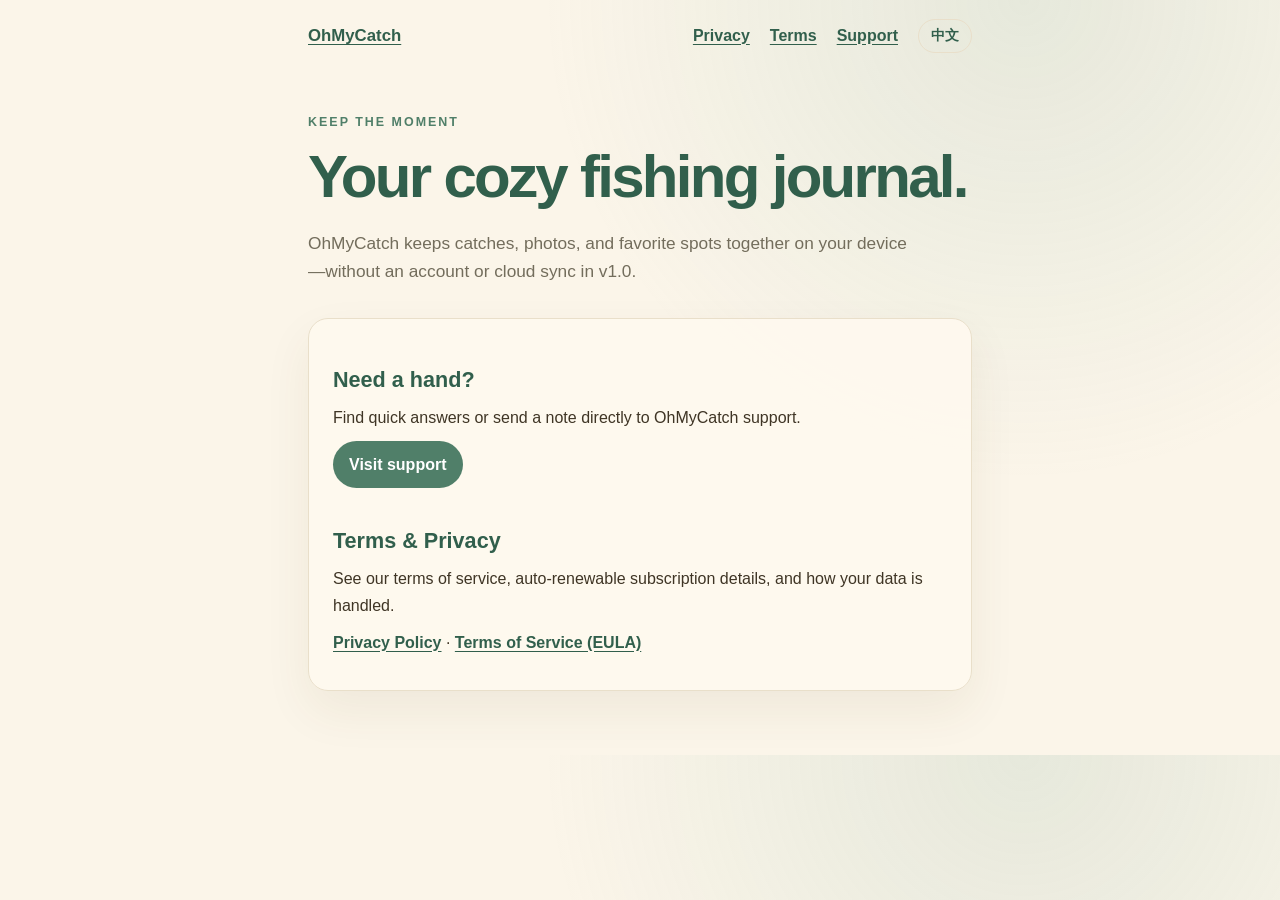
<file: docs/index.html>
<!DOCTYPE html>
<html lang="en">
<head>
  <meta charset="utf-8" />
  <meta name="viewport" content="width=device-width, initial-scale=1" />
  <title>OhMyCatch</title>
  <link rel="stylesheet" href="./styles.css" />
</head>
<body>
  <nav>
    <a href="./index.html">OhMyCatch</a>
    <a href="./privacy.html" data-lang="en">Privacy</a>
    <a href="./privacy.html" data-lang="zh">隐私</a>
    <a href="./terms.html" data-lang="en">Terms</a>
    <a href="./terms.html" data-lang="zh">条款</a>
    <a href="./support.html" data-lang="en">Support</a>
    <a href="./support.html" data-lang="zh">支持</a>
    <button class="lang-switch" data-lang-switch aria-label="Switch language">中文</button>
  </nav>
  <main>
    <div data-lang="en">
      <p class="eyebrow">Keep the moment</p>
      <h1>Your cozy fishing journal.</h1>
      <p class="intro">OhMyCatch keeps catches, photos, and favorite spots together on your device—without an account or cloud sync in v1.0.</p>
      <div class="card">
        <h2>Need a hand?</h2>
        <p>Find quick answers or send a note directly to OhMyCatch support.</p>
        <p><a class="button" href="./support.html">Visit support</a></p>
        <h2>Terms &amp; Privacy</h2>
        <p>See our terms of service, auto-renewable subscription details, and how your data is handled.</p>
        <p><a href="./privacy.html">Privacy Policy</a> · <a href="./terms.html">Terms of Service (EULA)</a></p>
      </div>
    </div>
    <div data-lang="zh" hidden>
      <p class="eyebrow">留住瞬间</p>
      <h1>你的温馨钓鱼日记。</h1>
      <p class="intro">OhMyCatch 把你的渔获、照片和常去钓点都保存在设备本地——v1.0 无需账户，也没有云端同步。</p>
      <div class="card">
        <h2>需要帮助？</h2>
        <p>查看常见问题，或直接向 OhMyCatch 支持发送消息。</p>
        <p><a class="button" href="./support.html">访问支持</a></p>
        <h2>条款与隐私</h2>
        <p>查看使用条款、自动续期订阅说明以及数据处理方式。</p>
        <p><a href="./privacy.html">隐私政策</a> · <a href="./terms.html">使用条款 (EULA)</a></p>
      </div>
    </div>
  </main>
  <script src="./i18n.js"></script>
</body>
</html>
</file>
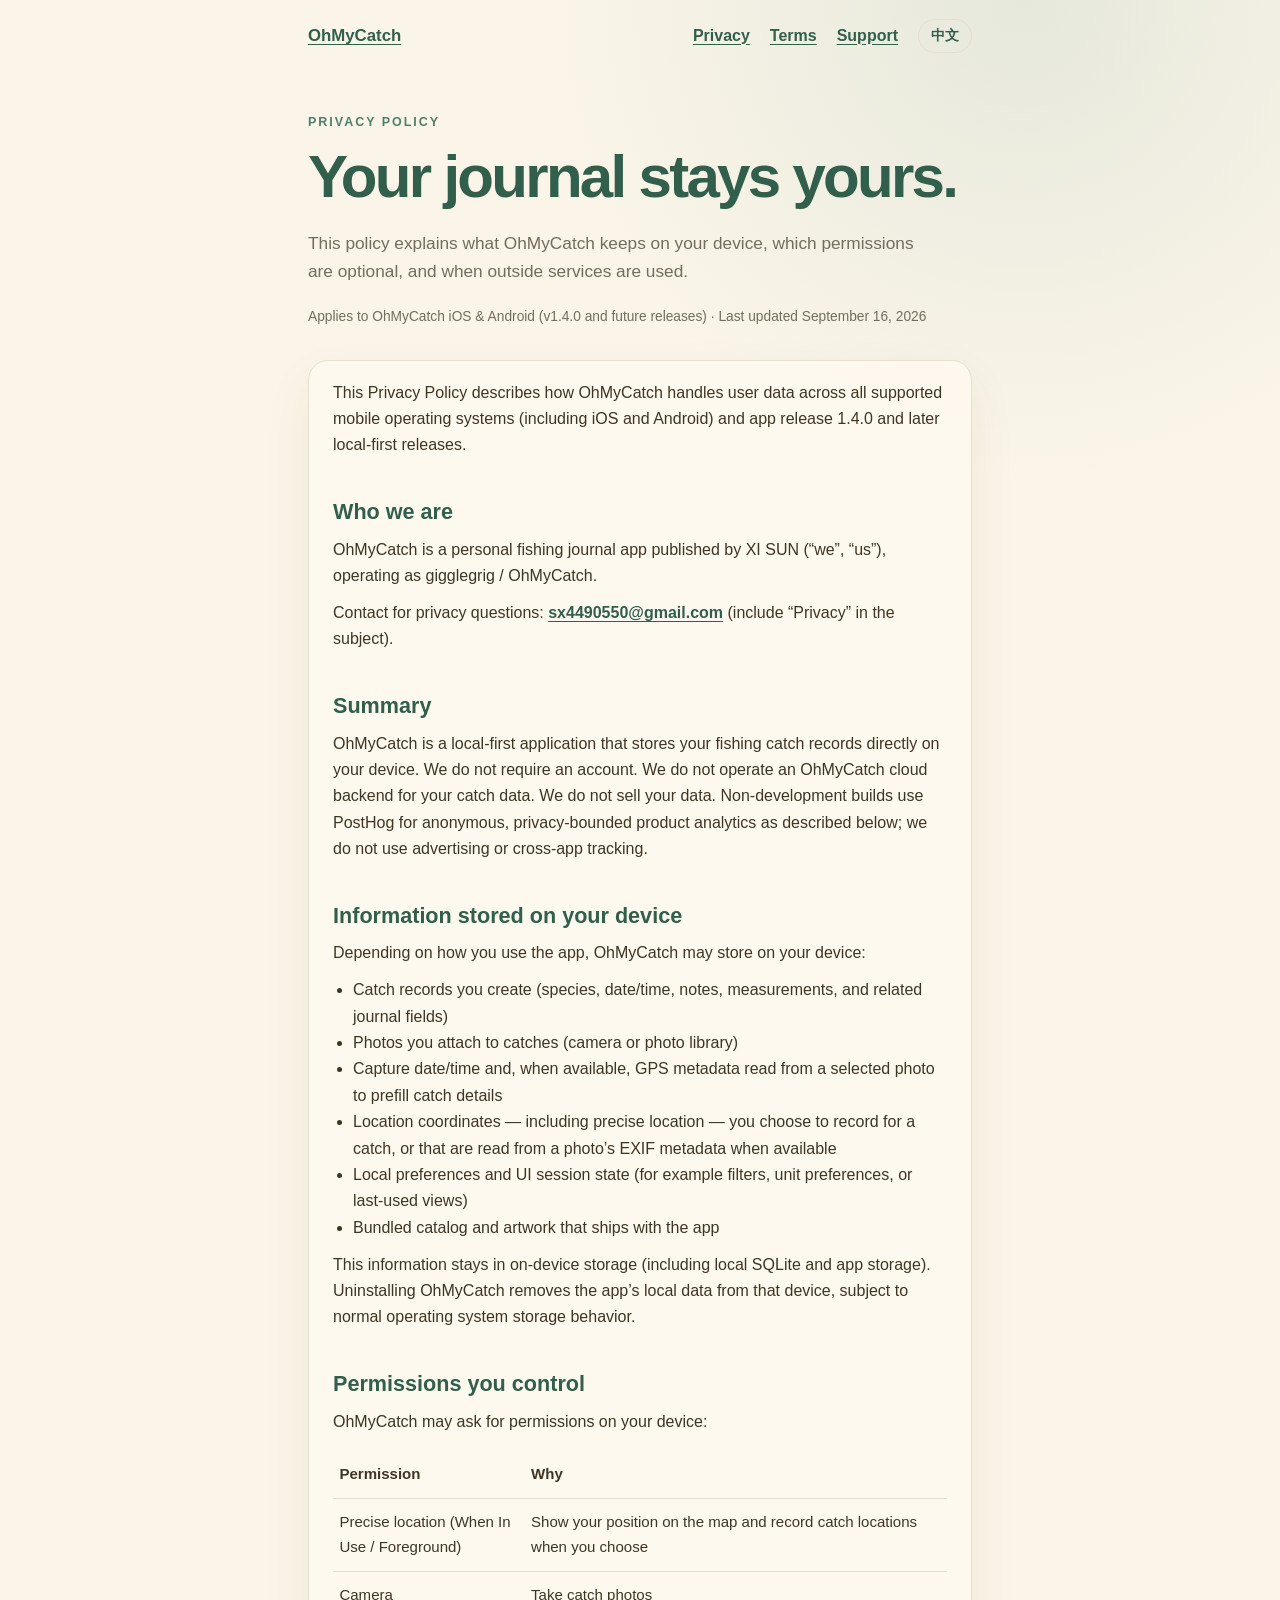
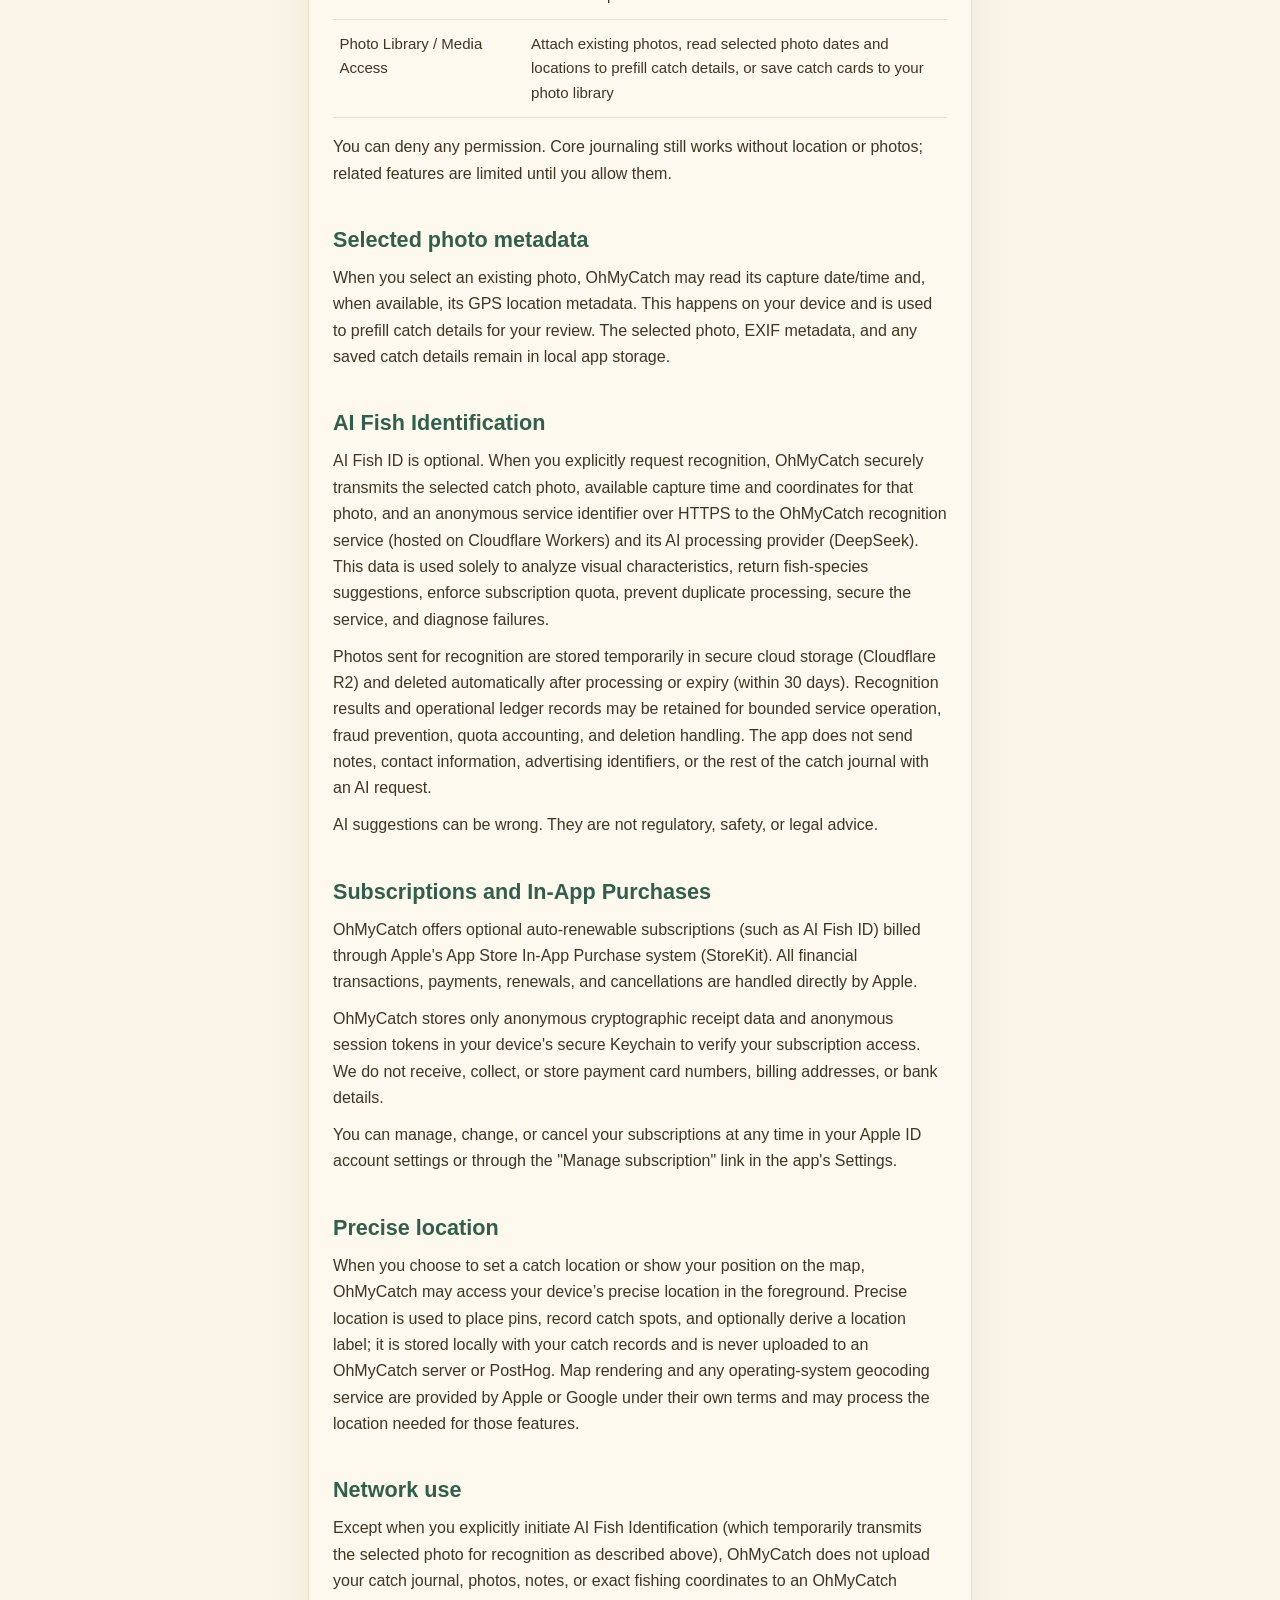
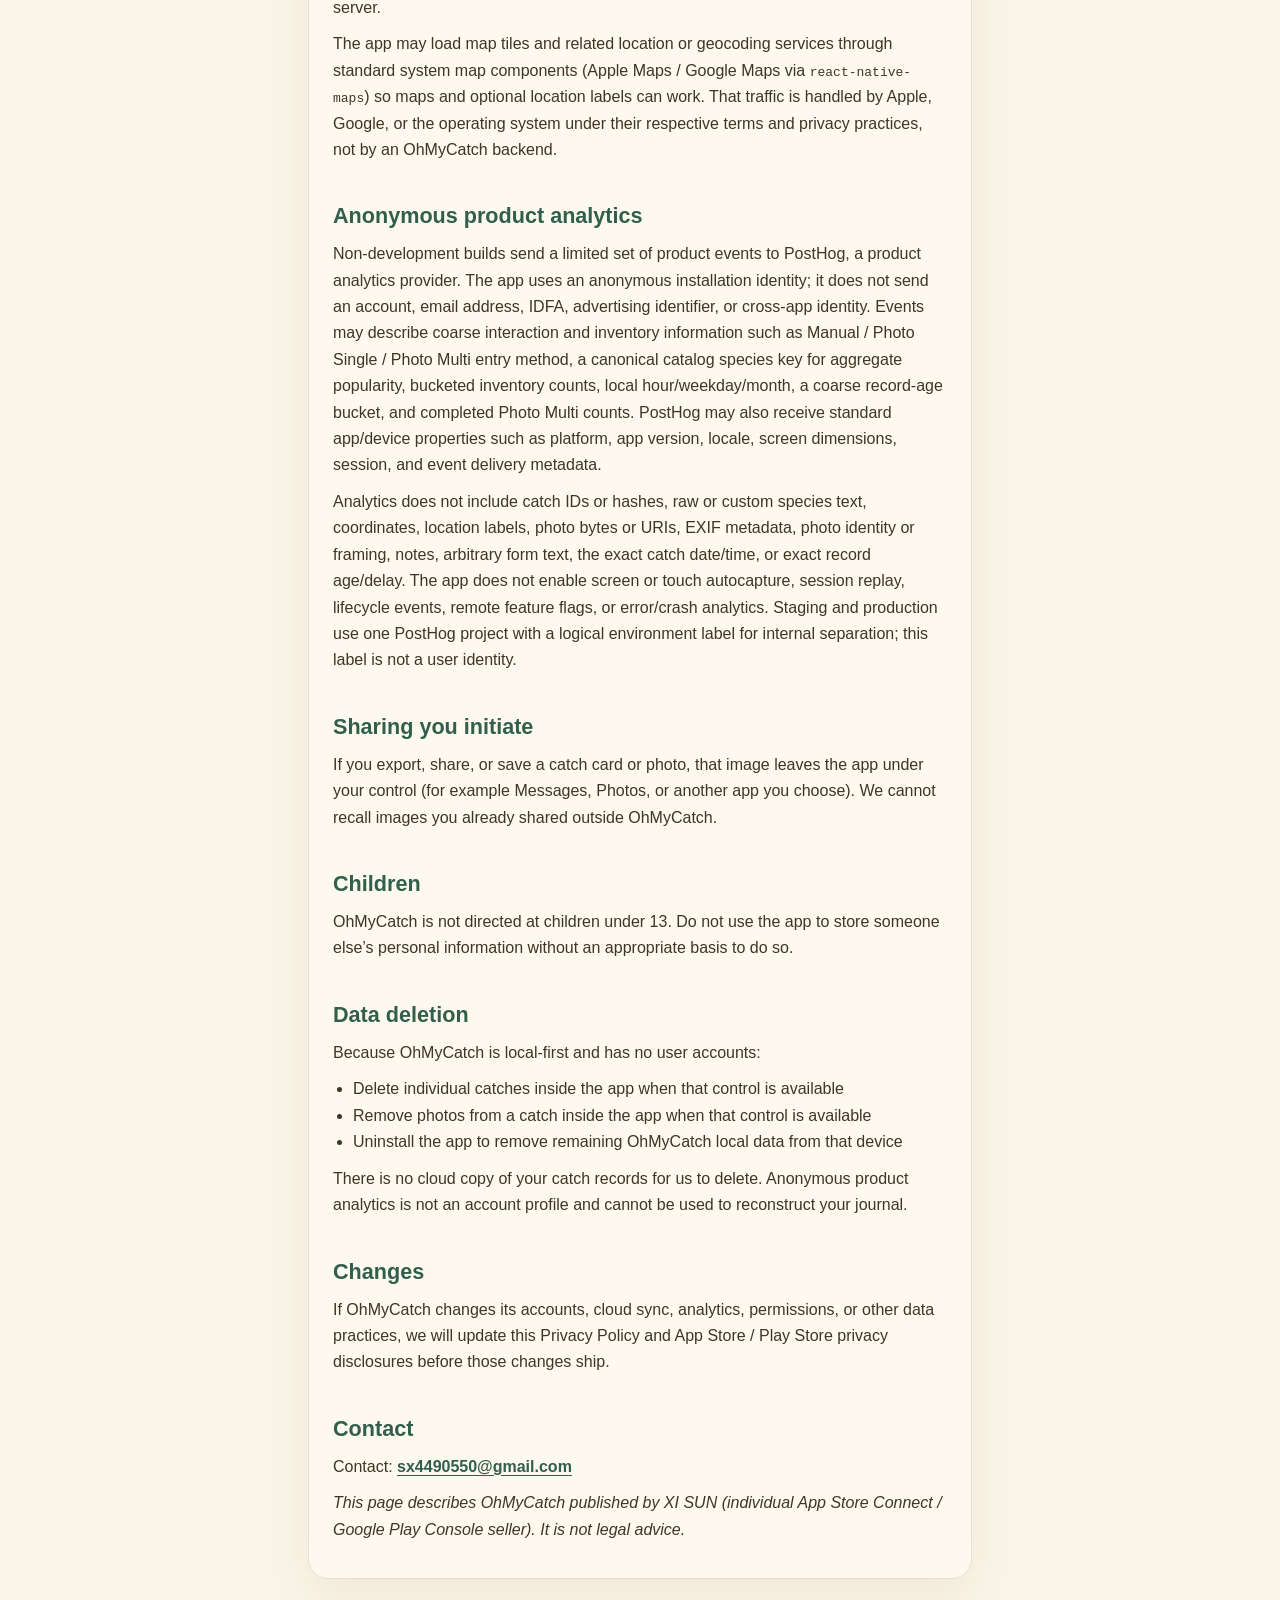
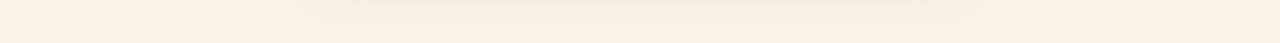
<file: docs/privacy.html>
<!DOCTYPE html>
<html lang="en">
<head>
  <meta charset="utf-8" />
  <meta name="viewport" content="width=device-width, initial-scale=1" />
  <title>Privacy Policy — OhMyCatch</title>
  <link rel="stylesheet" href="./styles.css" />
</head>
<body>
  <nav>
    <a href="./index.html">OhMyCatch</a>
    <a href="./privacy.html" data-lang="en">Privacy</a>
    <a href="./privacy.html" data-lang="zh">隐私</a>
    <a href="./terms.html" data-lang="en">Terms</a>
    <a href="./terms.html" data-lang="zh">条款</a>
    <a href="./support.html" data-lang="en">Support</a>
    <a href="./support.html" data-lang="zh">支持</a>
    <button class="lang-switch" data-lang-switch aria-label="Switch language">中文</button>
  </nav>
  <main>
  <div data-lang="en">
  <p class="eyebrow">Privacy Policy</p>
  <h1>Your journal stays yours.</h1>
  <p class="intro">This policy explains what OhMyCatch keeps on your device, which permissions are optional, and when outside services are used.</p>
  <p class="meta">Applies to OhMyCatch iOS &amp; Android (v1.4.0 and future releases) · Last updated September 16, 2026</p>
  <div class="card">
<p>This Privacy Policy describes how OhMyCatch handles user data across all supported mobile operating systems (including iOS and Android) and app release 1.4.0 and later local-first releases.</p>
<h2>Who we are</h2>
<p>OhMyCatch is a personal fishing journal app published by XI SUN (“we”, “us”), operating as gigglegrig / OhMyCatch.</p>
<p>Contact for privacy questions: <a href="mailto:sx4490550@gmail.com?subject=OhMyCatch%20Privacy">sx4490550@gmail.com</a> (include “Privacy” in the subject).</p>
<h2>Summary</h2>
<p>OhMyCatch is a local-first application that stores your fishing catch records directly on your device. We do not require an account. We do not operate an OhMyCatch cloud backend for your catch data. We do not sell your data. Non-development builds use PostHog for anonymous, privacy-bounded product analytics as described below; we do not use advertising or cross-app tracking.</p>
<h2>Information stored on your device</h2>
<p>Depending on how you use the app, OhMyCatch may store on your device:</p>
<ul>
<li>Catch records you create (species, date/time, notes, measurements, and related journal fields)</li>
<li>Photos you attach to catches (camera or photo library)</li>
<li>Capture date/time and, when available, GPS metadata read from a selected photo to prefill catch details</li>
<li>Location coordinates — including precise location — you choose to record for a catch, or that are read from a photo’s EXIF metadata when available</li>
<li>Local preferences and UI session state (for example filters, unit preferences, or last-used views)</li>
<li>Bundled catalog and artwork that ships with the app</li>
</ul>
<p>This information stays in on-device storage (including local SQLite and app storage). Uninstalling OhMyCatch removes the app’s local data from that device, subject to normal operating system storage behavior.</p>
<h2>Permissions you control</h2>
<p>OhMyCatch may ask for permissions on your device:</p>
<table>
<tr><th>Permission</th><th>Why</th></tr>
<tr><td>Precise location (When In Use / Foreground)</td><td>Show your position on the map and record catch locations when you choose</td></tr>
<tr><td>Camera</td><td>Take catch photos</td></tr>
<tr><td>Photo Library / Media Access</td><td>Attach existing photos, read selected photo dates and locations to prefill catch details, or save catch cards to your photo library</td></tr>
</table>
<p>You can deny any permission. Core journaling still works without location or photos; related features are limited until you allow them.</p>
<h2>Selected photo metadata</h2>
<p>When you select an existing photo, OhMyCatch may read its capture date/time and, when available, its GPS location metadata. This happens on your device and is used to prefill catch details for your review. The selected photo, EXIF metadata, and any saved catch details remain in local app storage.</p>
<h2>AI Fish Identification</h2>
<p>AI Fish ID is optional. When you explicitly request recognition, OhMyCatch securely transmits the selected catch photo, available capture time and coordinates for that photo, and an anonymous service identifier over HTTPS to the OhMyCatch recognition service (hosted on Cloudflare Workers) and its AI processing provider (DeepSeek). This data is used solely to analyze visual characteristics, return fish-species suggestions, enforce subscription quota, prevent duplicate processing, secure the service, and diagnose failures.</p>
<p>Photos sent for recognition are stored temporarily in secure cloud storage (Cloudflare R2) and deleted automatically after processing or expiry (within 30 days). Recognition results and operational ledger records may be retained for bounded service operation, fraud prevention, quota accounting, and deletion handling. The app does not send notes, contact information, advertising identifiers, or the rest of the catch journal with an AI request.</p>
<p>AI suggestions can be wrong. They are not regulatory, safety, or legal advice.</p>
<h2>Subscriptions and In-App Purchases</h2>
<p>OhMyCatch offers optional auto-renewable subscriptions (such as AI Fish ID) billed through Apple's App Store In-App Purchase system (StoreKit). All financial transactions, payments, renewals, and cancellations are handled directly by Apple.</p>
<p>OhMyCatch stores only anonymous cryptographic receipt data and anonymous session tokens in your device's secure Keychain to verify your subscription access. We do not receive, collect, or store payment card numbers, billing addresses, or bank details.</p>
<p>You can manage, change, or cancel your subscriptions at any time in your Apple ID account settings or through the "Manage subscription" link in the app's Settings.</p>
<h2>Precise location</h2>
<p>When you choose to set a catch location or show your position on the map, OhMyCatch may access your device’s precise location in the foreground. Precise location is used to place pins, record catch spots, and optionally derive a location label; it is stored locally with your catch records and is never uploaded to an OhMyCatch server or PostHog. Map rendering and any operating-system geocoding service are provided by Apple or Google under their own terms and may process the location needed for those features.</p>
<h2>Network use</h2>
<p>Except when you explicitly initiate AI Fish Identification (which temporarily transmits the selected photo for recognition as described above), OhMyCatch does not upload your catch journal, photos, notes, or exact fishing coordinates to an OhMyCatch server.</p>
<p>The app may load map tiles and related location or geocoding services through standard system map components (Apple Maps / Google Maps via <code>react-native-maps</code>) so maps and optional location labels can work. That traffic is handled by Apple, Google, or the operating system under their respective terms and privacy practices, not by an OhMyCatch backend.</p>
<h2>Anonymous product analytics</h2>
<p>Non-development builds send a limited set of product events to PostHog, a product analytics provider. The app uses an anonymous installation identity; it does not send an account, email address, IDFA, advertising identifier, or cross-app identity. Events may describe coarse interaction and inventory information such as Manual / Photo Single / Photo Multi entry method, a canonical catalog species key for aggregate popularity, bucketed inventory counts, local hour/weekday/month, a coarse record-age bucket, and completed Photo Multi counts. PostHog may also receive standard app/device properties such as platform, app version, locale, screen dimensions, session, and event delivery metadata.</p>
<p>Analytics does not include catch IDs or hashes, raw or custom species text, coordinates, location labels, photo bytes or URIs, EXIF metadata, photo identity or framing, notes, arbitrary form text, the exact catch date/time, or exact record age/delay. The app does not enable screen or touch autocapture, session replay, lifecycle events, remote feature flags, or error/crash analytics. Staging and production use one PostHog project with a logical environment label for internal separation; this label is not a user identity.</p>
<h2>Sharing you initiate</h2>
<p>If you export, share, or save a catch card or photo, that image leaves the app under your control (for example Messages, Photos, or another app you choose). We cannot recall images you already shared outside OhMyCatch.</p>
<h2>Children</h2>
<p>OhMyCatch is not directed at children under 13. Do not use the app to store someone else’s personal information without an appropriate basis to do so.</p>
<h2>Data deletion</h2>
<p>Because OhMyCatch is local-first and has no user accounts:</p>
<ul>
<li>Delete individual catches inside the app when that control is available</li>
<li>Remove photos from a catch inside the app when that control is available</li>
<li>Uninstall the app to remove remaining OhMyCatch local data from that device</li>
</ul>
<p>There is no cloud copy of your catch records for us to delete. Anonymous product analytics is not an account profile and cannot be used to reconstruct your journal.</p>
<h2>Changes</h2>
<p>If OhMyCatch changes its accounts, cloud sync, analytics, permissions, or other data practices, we will update this Privacy Policy and App Store / Play Store privacy disclosures before those changes ship.</p>
<h2>Contact</h2>
<p>Contact: <a href="mailto:sx4490550@gmail.com?subject=OhMyCatch%20Privacy">sx4490550@gmail.com</a></p>
<p><em>This page describes OhMyCatch published by XI SUN (individual App Store Connect / Google Play Console seller). It is not legal advice.</em></p>
  </div>
  </div>
  <div data-lang="zh" hidden>
  <p class="eyebrow">隐私政策</p>
  <h1>你的日记永远属于你。</h1>
  <p class="intro">本政策说明 OhMyCatch 在你的设备上保存哪些内容、哪些权限是可选的、以及何时会使用外部服务。</p>
  <p class="meta">适用于 OhMyCatch iOS 与 Android（v1.4.0 及后续版本）· 最后更新：2026 年 9 月 16 日</p>
  <div class="card">
<p>本隐私政策说明 OhMyCatch 在所有受支持的移动操作系统（包括 iOS 和 Android）以及 1.4.0 及后续本地优先版本中如何处理用户数据。</p>
<h2>我们是谁</h2>
<p>OhMyCatch 是一款个人钓鱼日记应用，由 XI SUN（“我们”）发布，以 gigglegrig / OhMyCatch 名义运营。</p>
<p>隐私问题联系方式：<a href="mailto:sx4490550@gmail.com?subject=OhMyCatch%20Privacy">sx4490550@gmail.com</a>（请在主题中注明“Privacy”）。</p>
<h2>摘要</h2>
<p>OhMyCatch 是一款本地优先应用，你的钓鱼渔获记录直接保存在设备上。我们不需要账户。我们不为你的渔获数据运营 OhMyCatch 云后端。我们不出售你的数据。非开发版本会按照下文说明使用 PostHog 进行匿名且有隐私边界的产品分析；我们不使用广告或跨应用跟踪。</p>
<h2>保存在设备上的信息</h2>
<p>根据你的使用方式，OhMyCatch 可能会在设备上保存：</p>
<ul>
<li>你创建的渔获记录（鱼种、日期/时间、备注、尺寸及相关的日记字段）</li>
<li>你附加到渔获的照片（相机或相册）</li>
<li>从所选照片读取的拍摄日期/时间，以及可用时的 GPS 元数据，用于预填渔获详情</li>
<li>你选择记录的渔获位置坐标（包括精确位置），或从照片 EXIF 元数据中读取的坐标（如可用）</li>
<li>本地偏好设置和界面会话状态（例如筛选条件、单位偏好或最近使用的视图）</li>
<li>随应用内置的图鉴和美术资源</li>
</ul>
<p>这些信息保存在设备本地存储（包括本地 SQLite 和应用存储）中。卸载 OhMyCatch 会从该设备移除应用本地数据（遵循操作系统正常的存储行为）。</p>
<h2>你可控制的权限</h2>
<p>OhMyCatch 可能会请求你的设备权限：</p>
<table>
<tr><th>权限</th><th>用途</th></tr>
<tr><td>精确位置（使用时 / 前台）</td><td>在地图上显示你的位置，并在你选择时记录渔获地点</td></tr>
<tr><td>相机</td><td>拍摄渔获照片</td></tr>
<tr><td>相册 / 媒体访问</td><td>附加已有照片、读取所选照片的日期和地点以预填渔获详情，或将渔获卡片保存到相册</td></tr>
</table>
<p>你可以拒绝任何权限。没有位置或照片，核心日记功能仍然可用；相关功能会在允许权限后恢复。</p>
<h2>所选照片的元数据</h2>
<p>当你选择已有照片时，OhMyCatch 可能读取照片的拍摄日期/时间，以及可用时的 GPS 位置元数据。这些处理在你的设备上完成，只用于预填供你确认的渔获详情。所选照片、EXIF 元数据和保存后的渔获详情保存在应用本地存储中。</p>
<h2>AI 鱼种识别</h2>
<p>AI 鱼种识别功能为可选服务。当你明确发起识别请求时，OhMyCatch 会通过 HTTPS 安全地将所选照片、该照片可用的拍摄时间与坐标上下文，以及匿名服务标识传输至 OhMyCatch 识别服务（托管于 Cloudflare Workers）及其 AI 处理提供商（DeepSeek）。该数据仅用于分析视觉特征、返回鱼种建议、执行订阅配额管理、防止重复处理、保障服务安全以及排查故障。</p>
<p>发送用于识别的照片将临时保存在安全的云存储（Cloudflare R2）中，并在处理完成或过期后自动删除（最长 30 天）。识别结果与运行日志可能会在限定期限内保留以用于服务运行、反欺诈与配额核算。应用不会将你的个人备注、联系信息、广告标识符或其余日记内容随 AI 请求发送。</p>
<p>AI 识别建议可能存在误差，不构成官方物种鉴定、垂钓法规或安全合规建议。</p>
<h2>应用内购买与自动续期订阅</h2>
<p>OhMyCatch 通过 Apple App Store 应用内购买系统（StoreKit）提供可选的自动续期订阅（如 AI 鱼种识别）。所有金融交易、扣费结算、续期及取消均由 Apple 直接处理。</p>
<p>OhMyCatch 仅在设备的安全钥匙串（Keychain）中本地存储匿名的加密收据数据和会话令牌，用于验证你的订阅权限。我们不会接收、收集或存储支付卡号、账单地址或任何银行信息。</p>
<p>你可以随时通过 Apple ID 账户设置或应用内“设置”中的“管理订阅”入口查看、管理或取消订阅。</p>
<h2>精确位置</h2>
<p>当你选择设置渔获地点或在地图上显示自己的位置时，OhMyCatch 可能会在前台访问你设备的精确位置。精确位置用于放置图钉、记录渔获地点，并可选择生成位置标签；它与你的渔获记录一起保存在本地，绝不会上传到 OhMyCatch 服务器或 PostHog。地图渲染以及操作系统提供的地理编码服务由 Apple 或 Google 按其各自条款提供，并可能为这些功能处理所需的位置。</p>
<h2>网络使用</h2>
<p>除了你明确发起 AI 鱼种识别（此时会如上文所述临时传输所选照片用于识别）之外，OhMyCatch 不会将你的渔获日记、照片、备注或精确钓鱼坐标上传到 OhMyCatch 服务器。</p>
<p>应用可能通过标准的系统地图组件（通过 <code>react-native-maps</code> 使用 Apple 地图 / Google 地图）加载地图瓦片及相关位置或地理编码服务，以便地图和可选的位置标签正常工作。这部分流量由 Apple、Google 或操作系统按其各自的条款和隐私实践处理，而非由 OhMyCatch 后端处理。</p>
<h2>匿名产品分析</h2>
<p>非开发版本会向产品分析服务 PostHog 发送有限的产品事件。应用只使用匿名安装身份；不会发送账户、电子邮件地址、IDFA、广告标识符或跨应用身份。事件可能描述粗粒度的交互和库存信息，例如手动 / 单张照片 / 多张照片录入方式、用于汇总受欢迎程度分析的规范图鉴鱼种键、分桶后的库存数量、本地小时/星期几/月、粗粒度的记录年龄分桶，以及已完成的多照片批量导入数量。PostHog 还可能收到平台、应用版本、语言区域、屏幕尺寸、会话和事件传送元数据等标准应用/设备属性。</p>
<p>分析不会包含渔获 ID 或其哈希、原始或自定义鱼种文本、坐标、位置标签、照片内容或 URI、EXIF 元数据、照片身份或构图、备注、任意表单文本、精确的钓获日期/时间，或精确的记录年龄/延迟。应用不会启用屏幕或触摸自动采集、会话回放、生命周期事件、远程功能开关或错误/崩溃分析。预览和生产使用同一个 PostHog 项目，并用逻辑环境标签做内部隔离；该标签不是用户身份。</p>
<h2>你主动发起的分享</h2>
<p>如果你导出、分享或保存渔获卡片或照片，该图片在你的控制下离开应用（例如通过“信息”、相册或其他你选择的应用）。我们无法撤回你已经在 OhMyCatch 之外分享的图片。</p>
<h2>儿童</h2>
<p>OhMyCatch 并非面向 13 岁以下儿童。请勿在没有适当依据的情况下使用本应用存储他人的个人信息。</p>
<h2>数据删除</h2>
<p>由于 OhMyCatch 是本地优先且没有用户账户：</p>
<ul>
<li>在应用中删除单条渔获（在提供该功能时）</li>
<li>在应用中移除渔获的照片（在提供该功能时）</li>
<li>卸载应用以移除该设备上剩余的 OhMyCatch 本地数据</li>
</ul>
<p>我们没有可供删除的渔获记录云端副本。匿名产品分析不是账户资料，也不能用于重建你的钓鱼日记。</p>
<h2>变更</h2>
<p>如果 OhMyCatch 更改账户、云同步、分析、权限或其他数据处理方式，我们会在这些变更上线前更新本隐私政策以及 App Store / Play Store 隐私披露。</p>
<h2>联系方式</h2>
<p>联系：<a href="mailto:sx4490550@gmail.com?subject=OhMyCatch%20Privacy">sx4490550@gmail.com</a></p>
<p><em>本页面描述由 XI SUN（个人 App Store Connect / Google Play Console 卖家）发布的 OhMyCatch。本内容不构成法律意见。</em></p>
  </div>
  </div>
  </main>
  <script src="./i18n.js"></script>
</body>
</html>
</file>
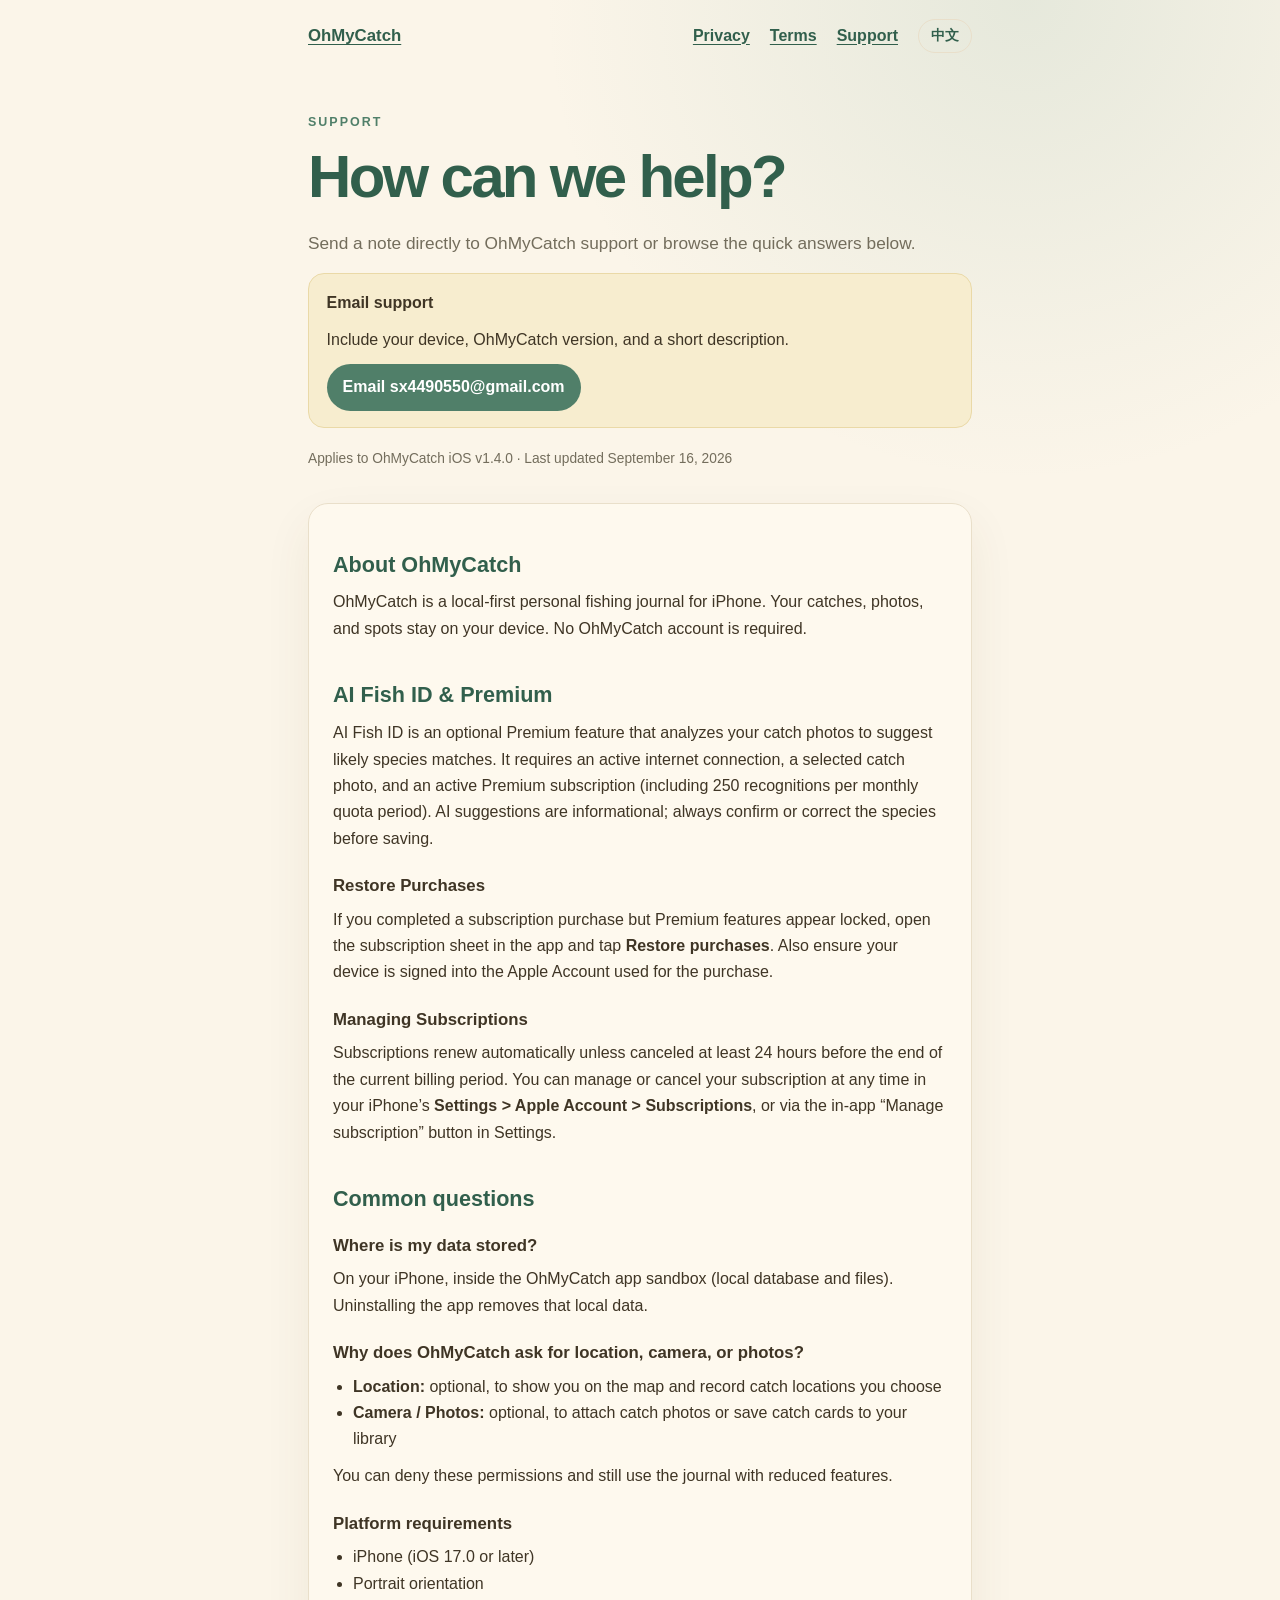
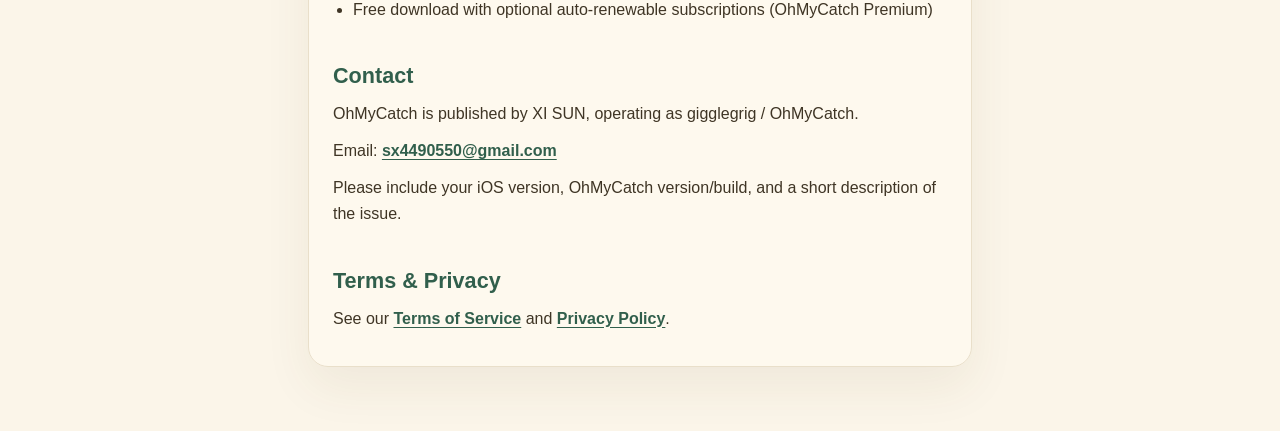
<file: docs/support.html>
<!DOCTYPE html>
<html lang="en">
<head>
  <meta charset="utf-8" />
  <meta name="viewport" content="width=device-width, initial-scale=1" />
  <title>Support — OhMyCatch</title>
  <link rel="stylesheet" href="./styles.css" />
</head>
<body>
  <nav>
    <a href="./index.html">OhMyCatch</a>
    <a href="./privacy.html" data-lang="en">Privacy</a>
    <a href="./privacy.html" data-lang="zh">隐私</a>
    <a href="./terms.html" data-lang="en">Terms</a>
    <a href="./terms.html" data-lang="zh">条款</a>
    <a href="./support.html" data-lang="en">Support</a>
    <a href="./support.html" data-lang="zh">支持</a>
    <button class="lang-switch" data-lang-switch aria-label="Switch language">中文</button>
  </nav>
  <main>
  <div data-lang="en">
  <p class="eyebrow">Support</p>
  <h1>How can we help?</h1>
  <p class="intro">Send a note directly to OhMyCatch support or browse the quick answers below.</p>
  <div class="contact">
    <strong>Email support</strong>
    <span>Include your device, OhMyCatch version, and a short description.</span>
    <a class="button" href="mailto:sx4490550@gmail.com?subject=OhMyCatch%20Support">Email sx4490550@gmail.com</a>
  </div>
  <p class="meta">Applies to OhMyCatch iOS v1.4.0 · Last updated September 16, 2026</p>
  <div class="card">
<h2>About OhMyCatch</h2>
<p>OhMyCatch is a local-first personal fishing journal for iPhone. Your catches, photos, and spots stay on your device. No OhMyCatch account is required.</p>
<h2>AI Fish ID &amp; Premium</h2>
<p>AI Fish ID is an optional Premium feature that analyzes your catch photos to suggest likely species matches. It requires an active internet connection, a selected catch photo, and an active Premium subscription (including 250 recognitions per monthly quota period). AI suggestions are informational; always confirm or correct the species before saving.</p>
<h3>Restore Purchases</h3>
<p>If you completed a subscription purchase but Premium features appear locked, open the subscription sheet in the app and tap <strong>Restore purchases</strong>. Also ensure your device is signed into the Apple Account used for the purchase.</p>
<h3>Managing Subscriptions</h3>
<p>Subscriptions renew automatically unless canceled at least 24 hours before the end of the current billing period. You can manage or cancel your subscription at any time in your iPhone’s <strong>Settings &gt; Apple Account &gt; Subscriptions</strong>, or via the in-app “Manage subscription” button in Settings.</p>
<h2>Common questions</h2>
<h3>Where is my data stored?</h3>
<p>On your iPhone, inside the OhMyCatch app sandbox (local database and files). Uninstalling the app removes that local data.</p>
<h3>Why does OhMyCatch ask for location, camera, or photos?</h3>
<ul>
<li><strong>Location:</strong> optional, to show you on the map and record catch locations you choose</li>
<li><strong>Camera / Photos:</strong> optional, to attach catch photos or save catch cards to your library</li>
</ul>
<p>You can deny these permissions and still use the journal with reduced features.</p>
<h3>Platform requirements</h3>
<ul>
<li>iPhone (iOS 17.0 or later)</li>
<li>Portrait orientation</li>
<li>Free download with optional auto-renewable subscriptions (OhMyCatch Premium)</li>
</ul>
<h2>Contact</h2>
<p>OhMyCatch is published by XI SUN, operating as gigglegrig / OhMyCatch.</p>
<p>Email: <a href="mailto:sx4490550@gmail.com?subject=OhMyCatch%20Support">sx4490550@gmail.com</a></p>
<p>Please include your iOS version, OhMyCatch version/build, and a short description of the issue.</p>
<h2>Terms &amp; Privacy</h2>
<p>See our <a href="./terms.html">Terms of Service</a> and <a href="./privacy.html">Privacy Policy</a>.</p>
  </div>
  </div>
  <div data-lang="zh" hidden>
  <p class="eyebrow">支持</p>
  <h1>我们能帮你什么？</h1>
  <p class="intro">直接向 OhMyCatch 支持发送消息，或浏览下面的常见问题。</p>
  <div class="contact">
    <strong>邮件支持</strong>
    <span>请附上你的设备、OhMyCatch 版本和简短描述。</span>
    <a class="button" href="mailto:sx4490550@gmail.com?subject=OhMyCatch%20Support">发送邮件至 sx4490550@gmail.com</a>
  </div>
  <p class="meta">适用于 OhMyCatch iOS v1.4.0 · 最后更新：2026 年 9 月 16 日</p>
  <div class="card">
<h2>关于 OhMyCatch</h2>
<p>OhMyCatch 是一款面向 iPhone 的本地优先个人钓鱼日记。你的渔获、照片和钓点均保存在本地设备上，无需注册 OhMyCatch 账户。</p>
<h2>AI 鱼种识别与高级版订阅</h2>
<p>AI 鱼种识别是一项可选的高级版（Premium）功能，可分析鱼获照片并给出可能的鱼种建议。使用该功能需要连接网络、选择鱼获照片以及持有有效的高级版订阅（每个月度额度周期包含最多 250 次识别）。AI 建议仅供参考，保存前请自行确认或修改鱼种。</p>
<h3>恢复购买</h3>
<p>如果你已完成付款但高级版功能仍未解锁，请在应用内打开订阅页面，点击<strong>“恢复购买”</strong>。同时请确认当前设备登录的是完成购买时的 Apple 账户。</p>
<h3>管理与取消订阅</h3>
<p>除非在当前计费周期结束前至少 24 小时取消，否则订阅将自动续订。你可以随时在 iPhone 的<strong>“设置” &gt; [你的姓名/Apple 账户] &gt; “订阅”</strong>中管理或取消自动续订，也可通过应用内“设置”中的“管理订阅”入口跳转。</p>
<h2>常见问题</h2>
<h3>我的数据保存在哪里？</h3>
<p>在你的 iPhone 上，位于 OhMyCatch 应用沙盒内（本地数据库和文件）。卸载应用会清除这些本地数据。</p>
<h3>为什么 OhMyCatch 会请求位置、相机或相册权限？</h3>
<ul>
<li><strong>位置：</strong>可选，用于在地图上显示你的位置并记录你选择的渔获地点</li>
<li><strong>相机 / 相册：</strong>可选，用于附加渔获照片或把渔获卡片保存到相册</li>
</ul>
<p>你可以拒绝这些权限，仍可使用基础日记功能。</p>
<h3>平台要求</h3>
<ul>
<li>iPhone（iOS 17.0 或更高版本）</li>
<li>竖屏</li>
<li>免费下载，提供可选的自动续期订阅（OhMyCatch 高级版）</li>
</ul>
<h2>联系</h2>
<p>OhMyCatch 由 XI SUN 发布，以 gigglegrig / OhMyCatch 名义运营。</p>
<p>邮箱：<a href="mailto:sx4490550@gmail.com?subject=OhMyCatch%20Support">sx4490550@gmail.com</a></p>
<p>请附上你的 iOS 版本、OhMyCatch 版本/构建号和问题的简短描述。</p>
<h2>条款与隐私</h2>
<p>请参阅<a href="./terms.html">服务条款</a>和<a href="./privacy.html">隐私政策</a>。</p>
  </div>
  </div>
  </main>
  <script src="./i18n.js"></script>
</body>
</html>
</file>
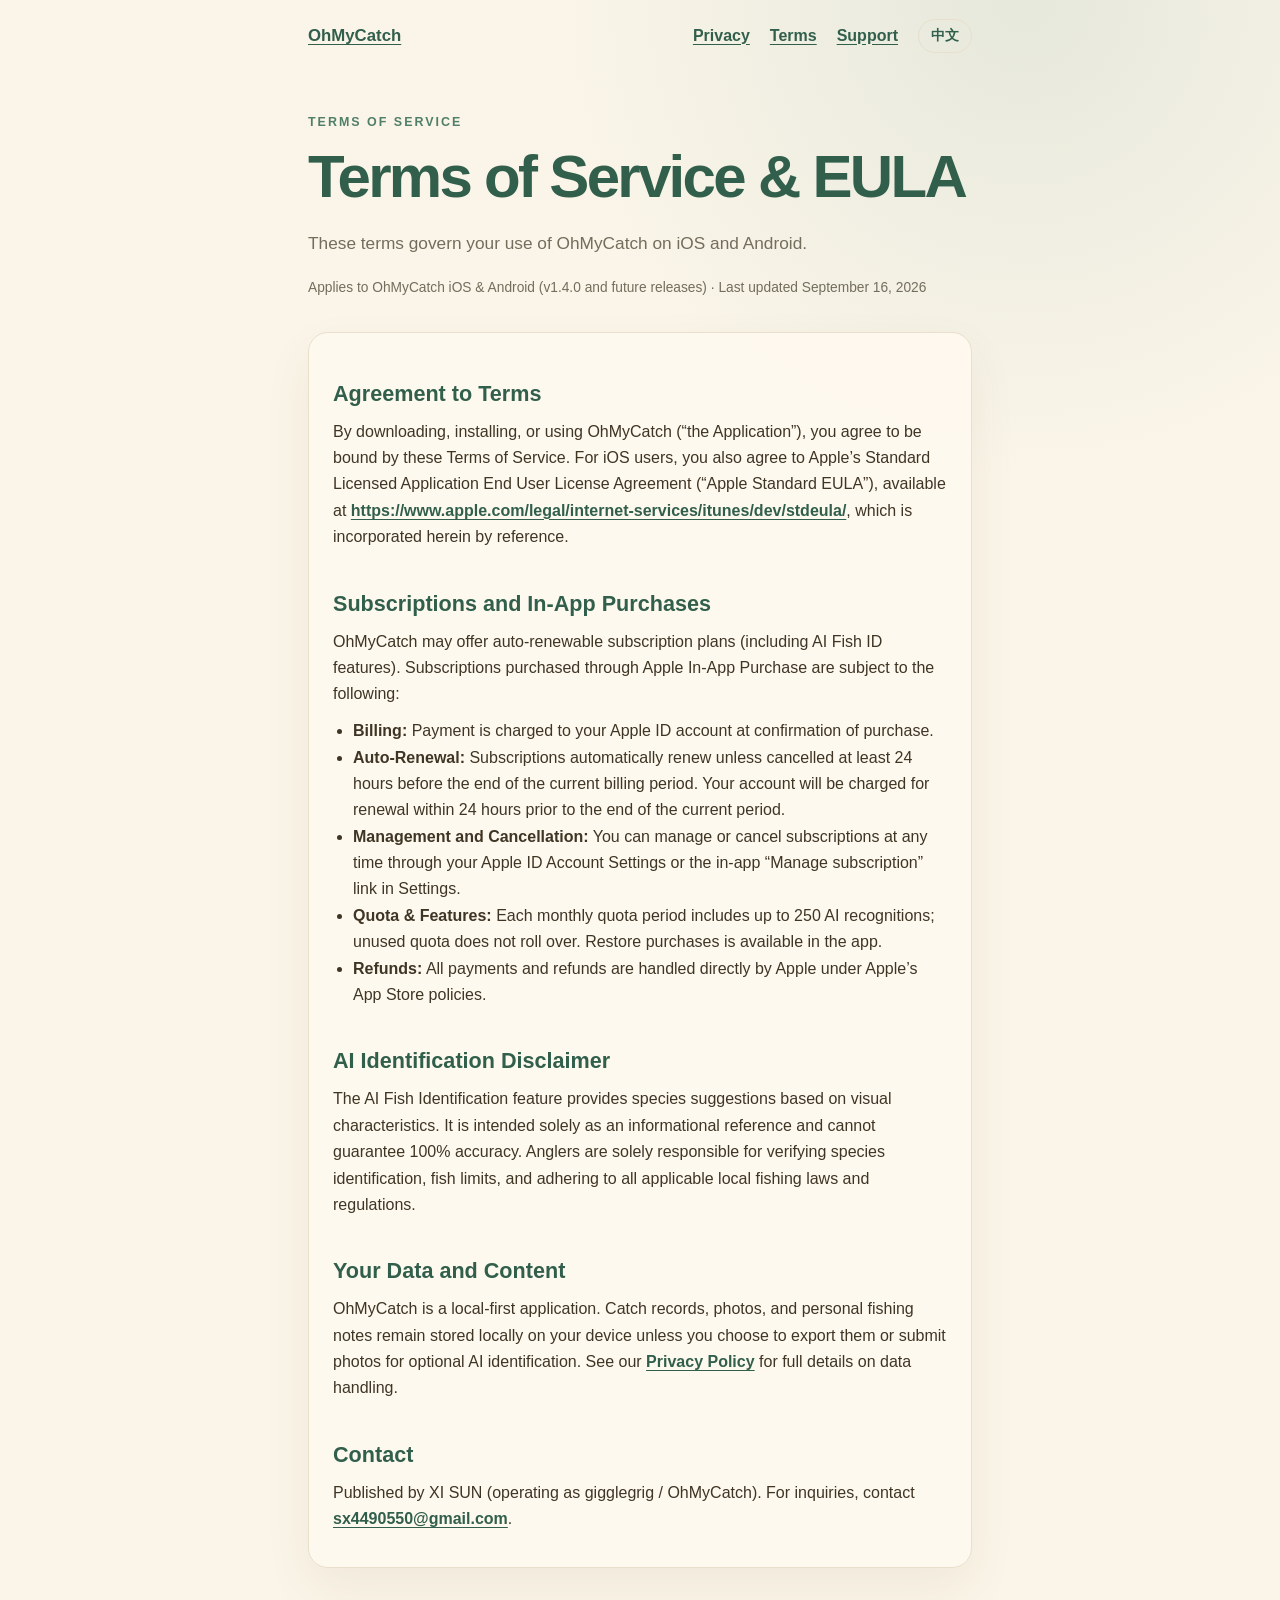
<file: docs/terms.html>
<!DOCTYPE html>
<html lang="en">
<head>
  <meta charset="utf-8" />
  <meta name="viewport" content="width=device-width, initial-scale=1" />
  <title>Terms of Service — OhMyCatch</title>
  <link rel="stylesheet" href="./styles.css" />
</head>
<body>
  <nav>
    <a href="./index.html">OhMyCatch</a>
    <a href="./privacy.html" data-lang="en">Privacy</a>
    <a href="./privacy.html" data-lang="zh">隐私</a>
    <a href="./terms.html" data-lang="en">Terms</a>
    <a href="./terms.html" data-lang="zh">条款</a>
    <a href="./support.html" data-lang="en">Support</a>
    <a href="./support.html" data-lang="zh">支持</a>
    <button class="lang-switch" data-lang-switch aria-label="Switch language">中文</button>
  </nav>
  <main>
  <div data-lang="en">
  <p class="eyebrow">Terms of Service</p>
  <h1>Terms of Service &amp; EULA</h1>
  <p class="intro">These terms govern your use of OhMyCatch on iOS and Android.</p>
  <p class="meta">Applies to OhMyCatch iOS &amp; Android (v1.4.0 and future releases) · Last updated September 16, 2026</p>
  <div class="card">
<h2>Agreement to Terms</h2>
<p>By downloading, installing, or using OhMyCatch (“the Application”), you agree to be bound by these Terms of Service. For iOS users, you also agree to Apple’s Standard Licensed Application End User License Agreement (“Apple Standard EULA”), available at <a href="https://www.apple.com/legal/internet-services/itunes/dev/stdeula/" target="_blank" rel="noopener noreferrer">https://www.apple.com/legal/internet-services/itunes/dev/stdeula/</a>, which is incorporated herein by reference.</p>
<h2>Subscriptions and In-App Purchases</h2>
<p>OhMyCatch may offer auto-renewable subscription plans (including AI Fish ID features). Subscriptions purchased through Apple In-App Purchase are subject to the following:</p>
<ul>
<li><strong>Billing:</strong> Payment is charged to your Apple ID account at confirmation of purchase.</li>
<li><strong>Auto-Renewal:</strong> Subscriptions automatically renew unless cancelled at least 24 hours before the end of the current billing period. Your account will be charged for renewal within 24 hours prior to the end of the current period.</li>
<li><strong>Management and Cancellation:</strong> You can manage or cancel subscriptions at any time through your Apple ID Account Settings or the in-app “Manage subscription” link in Settings.</li>
<li><strong>Quota &amp; Features:</strong> Each monthly quota period includes up to 250 AI recognitions; unused quota does not roll over. Restore purchases is available in the app.</li>
<li><strong>Refunds:</strong> All payments and refunds are handled directly by Apple under Apple’s App Store policies.</li>
</ul>
<h2>AI Identification Disclaimer</h2>
<p>The AI Fish Identification feature provides species suggestions based on visual characteristics. It is intended solely as an informational reference and cannot guarantee 100% accuracy. Anglers are solely responsible for verifying species identification, fish limits, and adhering to all applicable local fishing laws and regulations.</p>
<h2>Your Data and Content</h2>
<p>OhMyCatch is a local-first application. Catch records, photos, and personal fishing notes remain stored locally on your device unless you choose to export them or submit photos for optional AI identification. See our <a href="./privacy.html">Privacy Policy</a> for full details on data handling.</p>
<h2>Contact</h2>
<p>Published by XI SUN (operating as gigglegrig / OhMyCatch). For inquiries, contact <a href="mailto:sx4490550@gmail.com?subject=OhMyCatch%20Terms">sx4490550@gmail.com</a>.</p>
  </div>
  </div>
  <div data-lang="zh" hidden>
  <p class="eyebrow">使用条款</p>
  <h1>使用条款与最终用户许可协议</h1>
  <p class="intro">本条款适用于你在 iOS 和 Android 上使用 OhMyCatch 的行为。</p>
  <p class="meta">适用于 OhMyCatch iOS 与 Android（v1.4.0 及后续版本）· 最后更新：2026 年 9 月 16 日</p>
  <div class="card">
<h2>同意条款</h2>
<p>下载、安装或使用 OhMyCatch（“本应用”），即表示你同意受本使用条款的约束。对于 iOS 用户，你同时同意受 Apple 标准最终用户许可协议（“Apple Standard EULA”）的约束，详情见 <a href="https://www.apple.com/legal/internet-services/itunes/dev/stdeula/" target="_blank" rel="noopener noreferrer">https://www.apple.com/legal/internet-services/itunes/dev/stdeula/</a>，该协议通过引用并入本条款。</p>
<h2>订阅与应用内购买</h2>
<p>OhMyCatch 提供可选的自动续期订阅服务（包括 AI 鱼种识别功能）。通过 Apple 应用内购买进行订阅须遵守以下规则：</p>
<ul>
<li><strong>扣费：</strong>在确认购买时，款项将直接从你的 Apple ID 账户中扣除。</li>
<li><strong>自动续订：</strong>除非在当前计费周期结束前至少 24 小时取消，否则订阅将自动续订。账户将在当前周期结束前 24 小时内按原订阅价格扣费。</li>
<li><strong>管理与取消：</strong>你可以随时在 Apple ID 账户设置或应用内“设置”中的“管理订阅”入口管理或取消自动续订。</li>
<li><strong>额度与特性：</strong>每个月度额度周期包含最多 250 次 AI 鱼种识别；未使用的额度不结转至下一周期。应用内支持“恢复购买”。</li>
<li><strong>退款：</strong>所有退款申请均由 Apple 按照 App Store 退款政策全权处理。</li>
</ul>
<h2>AI 识别免责声明</h2>
<p>AI 鱼种识别功能基于图像特征分析提供鱼种建议，仅供钓鱼参考与辅助记录使用，无法保证 100% 准确性。钓鱼人有责任自行核实鱼种特征，并严格遵守当地渔业法、渔获尺寸及配额规定。</p>
<h2>你的数据与内容</h2>
<p>OhMyCatch 采用本地优先架构。渔获日志、照片及钓点备注默认保存在你的本地设备中，除非你主动发起分享或使用 AI 识别。完整数据政策请参阅我们的<a href="./privacy.html">隐私政策</a>。</p>
<h2>联系我们</h2>
<p>由 XI SUN（以 gigglegrig / OhMyCatch 名义运营）发布。如对条款有任何疑问，请联系：<a href="mailto:sx4490550@gmail.com?subject=OhMyCatch%20Terms">sx4490550@gmail.com</a>。</p>
  </div>
  </div>
  </main>
  <script src="./i18n.js"></script>
</body>
</html>
</file>
<file: docs/styles.css>
:root {
  color-scheme: light;
  --background: #fbf5e9;
  --surface: #fffaf0;
  --ink: #3f3525;
  --muted: #736d5c;
  --green: #507f69;
  --green-dark: #315f4c;
  --line: #e9dfca;
  --gold: #f7edcf;
}

* {
  box-sizing: border-box;
}

body {
  background:
    radial-gradient(circle at 80% 0%, rgb(133 175 158 / 18%), transparent 30rem),
    var(--background);
  color: var(--ink);
  font-family:
    -apple-system, BlinkMacSystemFont, "Segoe UI", sans-serif;
  line-height: 1.65;
  margin: 0;
}

main,
nav {
  margin-inline: auto;
  max-width: 44rem;
  padding-inline: 1.25rem;
}

nav {
  align-items: center;
  display: flex;
  gap: 1.25rem;
  min-height: 4.5rem;
}

nav a:first-child {
  color: var(--green-dark);
  font-size: 1.05rem;
  font-weight: 750;
  margin-right: auto;
}

a {
  color: var(--green-dark);
  font-weight: 650;
  text-underline-offset: 0.18em;
}

main {
  padding-bottom: 4rem;
  padding-top: 2.5rem;
}

.eyebrow {
  color: var(--green);
  font-size: 0.78rem;
  font-weight: 750;
  letter-spacing: 0.16em;
  margin: 0 0 0.5rem;
  text-transform: uppercase;
}

h1,
h2,
h3 {
  line-height: 1.2;
}

h1 {
  color: var(--green-dark);
  font-size: clamp(2.25rem, 8vw, 3.75rem);
  letter-spacing: -0.045em;
  margin: 0;
}

h2 {
  color: var(--green-dark);
  font-size: 1.35rem;
  margin: 2.5rem 0 0.75rem;
}

h3 {
  font-size: 1.05rem;
  margin: 1.5rem 0 0.35rem;
}

p,
ul {
  margin-block: 0.65rem;
}

.intro {
  color: var(--muted);
  font-size: 1.08rem;
  margin-top: 1rem;
  max-width: 38rem;
}

.meta {
  color: var(--muted);
  font-size: 0.86rem;
  margin-top: 1.25rem;
}

.card {
  background: rgb(255 250 240 / 88%);
  border: 1px solid var(--line);
  border-radius: 1.25rem;
  box-shadow: 0 1.25rem 3rem rgb(83 65 32 / 7%);
  margin-top: 2rem;
  padding: 0.5rem 1.5rem 1.5rem;
}

.contact {
  align-items: flex-start;
  background: var(--gold);
  border: 1px solid #ead9a7;
  border-radius: 1rem;
  display: flex;
  flex-direction: column;
  gap: 0.65rem;
  margin-top: 1rem;
  padding: 1rem 1.1rem;
}

.button {
  background: var(--green);
  border-radius: 999px;
  color: white;
  display: inline-block;
  padding: 0.65rem 1rem;
  text-decoration: none;
}

table {
  border-collapse: collapse;
  font-size: 0.94rem;
  margin: 1rem 0;
  width: 100%;
}

th,
td {
  border-bottom: 1px solid var(--line);
  padding: 0.7rem 0.4rem;
  text-align: left;
  vertical-align: top;
}

ul {
  padding-left: 1.25rem;
}

@media (max-width: 36rem) {
  nav {
    gap: 0.8rem;
  }

  nav a {
    font-size: 0.9rem;
  }

  main {
    padding-top: 1.5rem;
  }

  .card {
    padding-inline: 1.1rem;
  }

  table {
    display: block;
    overflow-x: auto;
  }
}

.lang-switch {
  background: transparent;
  border: 1px solid var(--line);
  border-radius: 999px;
  color: var(--green-dark);
  cursor: pointer;
  font: inherit;
  font-size: 0.85rem;
  font-weight: 650;
  padding: 0.3rem 0.75rem;
}

.lang-switch:hover {
  background: var(--gold);
}

[hidden] {
  display: none !important;
}
</file>
